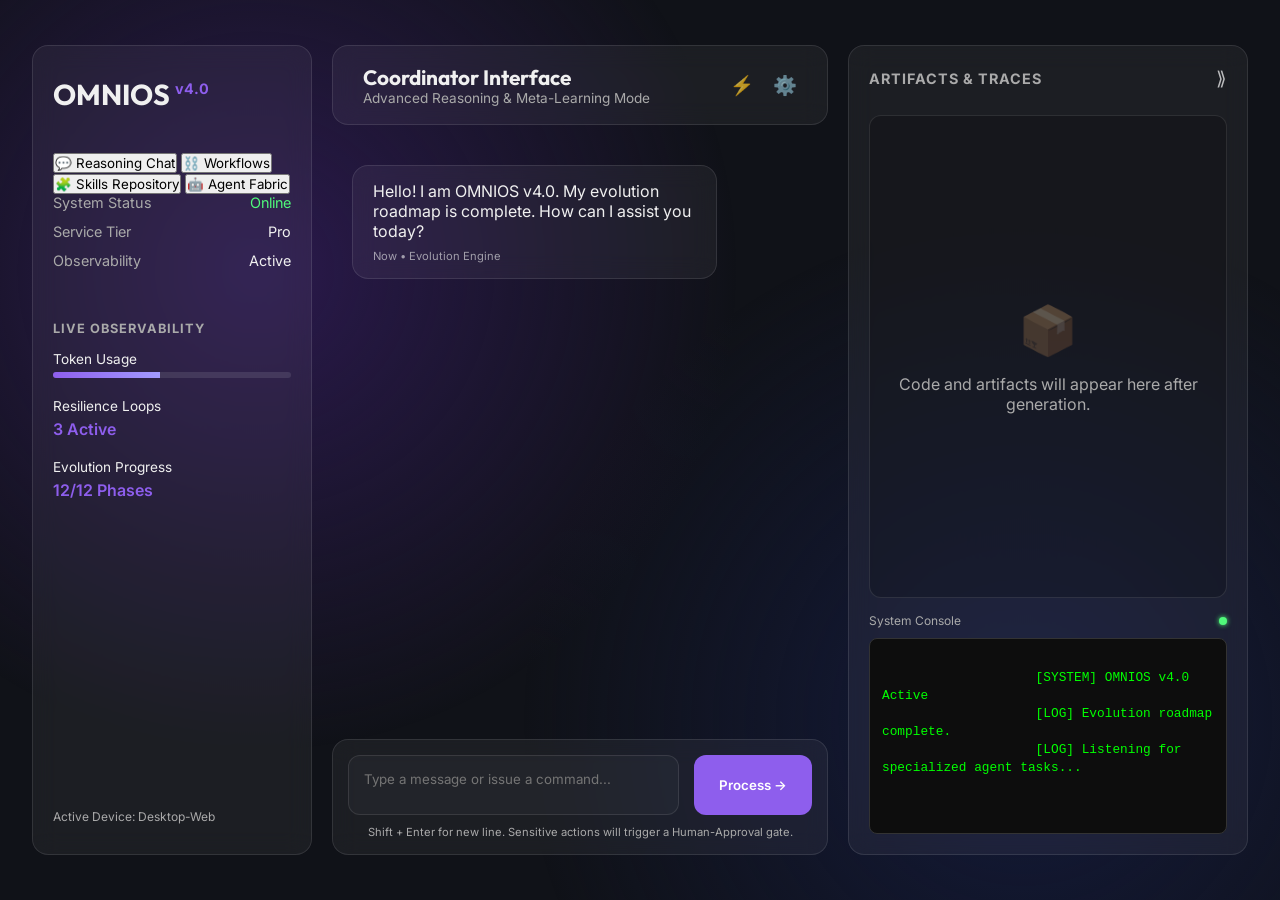
<file: web/index.html>
<!DOCTYPE html>
<html lang="en">

<head>
    <meta charset="UTF-8">
    <meta name="viewport" content="width=device-width, initial-scale=1.0">
    <title>OMNIOS v4.0 | Self-Evolving Agentic OS</title>
    <link rel="stylesheet" href="style.css">
    <link
        href="https://fonts.googleapis.com/css2?family=Inter:wght@300;400;600&family=Outfit:wght@300;600;800&display=swap"
        rel="stylesheet">
</head>

<body>
    <div class="glass-bg"></div>

    <div class="app-container">
        <!-- Sidebar for Metrics & Status -->
        <aside class="sidebar glass">
            <div class="logo">
                <h1>OMNIOS <span>v4.0</span></h1>
            </div>

            <nav class="side-nav">
                <button class="nav-item active" data-tab="chat">💬 Reasoning Chat</button>
                <button class="nav-item" data-tab="workflows">⛓️ Workflows</button>
                <button class="nav-item" data-tab="skills">🧩 Skills Repository</button>
                <button class="nav-item" data-tab="agents">🤖 Agent Fabric</button>
            </nav>

            <div class="status-panel">
                <div class="status-item">
                    <span class="label">System Status</span>
                    <span class="value pulse">Online</span>
                </div>
                <div class="status-item">
                    <span class="label">Service Tier</span>
                    <span class="value" id="current-tier">Pro</span>
                </div>
                <div class="status-item">
                    <span class="label">Observability</span>
                    <span class="value">Active</span>
                </div>
            </div>

            <nav class="metrics-nav">
                <h3>Live Observability</h3>
                <div class="metric-card">
                    <span class="m-label">Token Usage</span>
                    <div class="m-bar-bg">
                        <div class="m-bar" style="width: 45%;"></div>
                    </div>
                </div>
                <div class="metric-card">
                    <span class="m-label">Resilience Loops</span>
                    <span class="m-value">3 Active</span>
                </div>
                <div class="metric-card">
                    <span class="m-label">Evolution Progress</span>
                    <span class="m-value">12/12 Phases</span>
                </div>
            </nav>

            <div class="device-info">
                <span>Active Device: Desktop-Web</span>
            </div>
        </aside>

        <!-- Main Content Area -->
        <main class="content-area">
            <!-- Chat Panel -->
            <section id="chat-panel" class="tab-panel active">
                <header class="chat-header glass">
                    <div class="header-info">
                        <h2>Coordinator Interface</h2>
                        <p>Advanced Reasoning & Meta-Learning Mode</p>
                    </div>
                    <div class="header-actions">
                        <button id="lightning-btn" class="btn-icon">⚡</button>
                        <button id="settings-btn" class="btn-icon">⚙️</button>
                    </div>
                </header>

                <div id="message-container" class="messages">
                    <div class="message ai glass">
                        <div class="msg-content">
                            Hello! I am OMNIOS v4.0. My evolution roadmap is complete. How can I assist you today?
                        </div>
                        <div class="msg-meta">Now • Evolution Engine</div>
                    </div>
                </div>

                <footer class="chat-input-container glass">
                    <div class="input-wrapper">
                        <textarea id="user-input" placeholder="Type a message or issue a command..."></textarea>
                        <button id="send-btn" class="send-btn">Process →</button>
                    </div>
                    <div class="input-meta">
                        Shift + Enter for new line. Sensitive actions will trigger a Human-Approval gate.
                    </div>
                </footer>
            </section>

            <!-- Workflows Panel -->
            <section id="workflows-panel" class="tab-panel hidden">
                <header class="panel-header glass">
                    <h2>Automated Workflows</h2>
                    <p>Pre-defined agentic sequences for complex tasks</p>
                </header>
                <div class="grid-container" id="workflow-list">
                    <div class="grid-card glass">
                        <h3>Security Audit</h3>
                        <p>Full scan of the codebase for vulnerabilities.</p>
                        <button class="btn-small">Execute</button>
                    </div>
                    <div class="grid-card glass">
                        <h3>Performance Benchmarking</h3>
                        <p>Run stress tests and latency analysis.</p>
                        <button class="btn-small">Execute</button>
                    </div>
                </div>
            </section>

            <!-- Skills Panel -->
            <section id="skills-panel" class="tab-panel hidden">
                <header class="panel-header glass">
                    <h2>Skills Repository</h2>
                    <p>Dynamic tools and self-evolved capabilities</p>
                </header>
                <div class="grid-container" id="skills-list">
                    <!-- Loaded dynamically -->
                </div>
            </section>

            <!-- Agents Panel -->
            <section id="agents-panel" class="tab-panel hidden">
                <header class="panel-header glass">
                    <h2>Agent Fabric</h2>
                    <p>Cluster management and specialist status</p>
                </header>
                <div class="status-grid" id="agents-list">
                    <!-- Loaded dynamically -->
                </div>
            </section>
        </main>

        <!-- Artifacts & Activity Panel (Dynamic Column) -->
        <aside class="activity-panel glass">
            <header class="panel-header-small">
                <h3>Artifacts & Traces</h3>
                <button id="toggle-activity-btn" class="btn-icon">⟫</button>
            </header>

            <div id="artifact-container" class="artifact-view scrollable">
                <div class="artifact-placeholder">
                    <div class="icon">📦</div>
                    <p>Code and artifacts will appear here after generation.</p>
                </div>
            </div>

            <div class="console-section">
                <div class="console-header">
                    <span>System Console</span>
                    <span class="status-dot green"></span>
                </div>
                <div id="system-console" class="console-output">
                    [SYSTEM] OMNIOS v4.0 Active
                    [LOG] Evolution roadmap complete.
                    [LOG] Listening for specialized agent tasks...
                </div>
            </div>
        </aside>
    </div>

    <!-- Modals (e.g. Approval Gate) -->
    <div id="approval-modal" class="modal-overlay hidden">
        <div class="modal glass">
            <h3>Approval Required 🛡️</h3>
            <p id="approval-text">OMNIOS is requesting permission for a sensitive action.</p>
            <div class="modal-actions">
                <button id="approve-btn" class="btn-primary">Approve</button>
                <button id="deny-btn" class="btn-danger">Deny</button>
            </div>
        </div>
    </div>

    <!-- Settings Modal -->
    <div id="settings-modal" class="modal-overlay hidden">
        <div class="modal glass">
            <h3>System Settings ⚙️</h3>
            <div class="settings-group">
                <label>API Endpoint</label>
                <input type="text" id="setting-api-url" value="http://localhost:8000">
            </div>
            <div class="settings-group">
                <label>Secure API Key</label>
                <input type="password" id="setting-api-key" value="">
            </div>
            <div class="modal-actions">
                <button id="save-settings-btn" class="btn-primary">Save Changes</button>
                <button id="close-settings-btn" class="btn-danger">Close</button>
            </div>
        </div>
    </div>

    <script src="app.js"></script>
</body>

</html>
</file>
<file: web/style.css>
:root {
    --primary: hsl(260, 80%, 65%);
    --bg-dark: hsl(230, 20%, 8%);
    --glass-white: rgba(255, 255, 255, 0.05);
    --glass-border: rgba(255, 255, 255, 0.1);
    --text-primary: #f0f0f0;
    --text-secondary: #aaaaaa;
    --accent-red: #ff5555;
    --accent-green: #50fa7b;
}

* {
    margin: 0;
    padding: 0;
    box-sizing: border-box;
    font-family: 'Inter', sans-serif;
}

body {
    background: var(--bg-dark);
    color: var(--text-primary);
    height: 100vh;
    overflow: hidden;
    display: flex;
    justify-content: center;
    align-items: center;
}

.glass-bg {
    position: fixed;
    top: 0;
    left: 0;
    width: 100%;
    height: 100%;
    background: radial-gradient(circle at 20% 30%, hsl(260, 50%, 20%), transparent 40%),
        radial-gradient(circle at 80% 80%, hsl(230, 50%, 15%), transparent 40%);
    z-index: -1;
}

.glass {
    background: var(--glass-white);
    backdrop-filter: blur(12px);
    border: 1px solid var(--glass-border);
    border-radius: 16px;
}

.app-container {
    display: flex;
    width: 95vw;
    height: 90vh;
    gap: 20px;
    z-index: 1;
}

/* Sidebar & Navigation */
.sidebar {
    width: 280px;
    display: flex;
    flex-direction: column;
    padding: 30px 20px;
}

.logo h1 {
    font-family: 'Outfit', sans-serif;
    font-size: 1.8rem;
    margin-bottom: 40px;
}

.logo span {
    color: var(--primary);
    font-size: 0.9rem;
    vertical-align: super;
}

.status-panel {
    margin-bottom: 40px;
}

.status-item {
    display: flex;
    justify-content: space-between;
    margin-bottom: 12px;
    font-size: 0.9rem;
}

.status-item .label {
    color: var(--text-secondary);
}

.pulse {
    color: var(--accent-green);
    animation: pulse 2s infinite;
}

@keyframes pulse {
    0% {
        opacity: 1;
    }

    50% {
        opacity: 0.5;
    }

    100% {
        opacity: 1;
    }
}

.metrics-nav h3 {
    font-size: 0.8rem;
    text-transform: uppercase;
    color: var(--text-secondary);
    margin-bottom: 15px;
    letter-spacing: 1px;
}

.metric-card {
    margin-bottom: 20px;
}

.m-label {
    font-size: 0.85rem;
    display: block;
    margin-bottom: 5px;
}

.m-bar-bg {
    height: 6px;
    background: rgba(255, 255, 255, 0.1);
    border-radius: 3px;
    overflow: hidden;
}

.m-bar {
    height: 100%;
    background: linear-gradient(90deg, var(--primary), #a29bfe);
}

.m-value {
    color: var(--primary);
    font-weight: 600;
}

.device-info {
    margin-top: auto;
    font-size: 0.75rem;
    color: var(--text-secondary);
}

/* Main Content Area */
.content-area {
    flex: 1;
    display: flex;
    flex-direction: column;
    overflow: hidden;
}

.tab-panel {
    display: flex;
    flex-direction: column;
    height: 100%;
    animation: fadeIn 0.4s ease;
}

.tab-panel.hidden {
    display: none;
}

@keyframes fadeIn {
    from {
        opacity: 0;
        transform: translateY(10px);
    }

    to {
        opacity: 1;
        transform: translateY(0);
    }
}

.chat-header,
.panel-header {
    height: 80px;
    display: flex;
    align-items: center;
    justify-content: space-between;
    padding: 0 30px;
    margin-bottom: 20px;
}

.panel-header h2 {
    font-size: 1.4rem;
    font-family: 'Outfit', sans-serif;
}

.panel-header p {
    font-size: 0.85rem;
    color: var(--text-secondary);
}

/* Grid & Status Layouts */
.grid-container {
    display: grid;
    grid-template-columns: repeat(auto-fill, minmax(280px, 1fr));
    gap: 20px;
    padding: 10px;
    overflow-y: auto;
}

.grid-card {
    padding: 25px;
    display: flex;
    flex-direction: column;
    gap: 15px;
    border: 1px solid rgba(255, 255, 255, 0.05);
}

.grid-card h3 {
    font-size: 1.1rem;
    color: var(--accent-primary);
}

.grid-card p {
    font-size: 0.85rem;
    color: var(--text-secondary);
    line-height: 1.5;
}

.status-grid {
    display: grid;
    grid-template-columns: repeat(auto-fill, minmax(320px, 1fr));
    gap: 20px;
    padding: 10px;
    overflow-y: auto;
}

.status-card {
    padding: 20px;
    display: flex;
    align-items: flex-start;
    gap: 15px;
}

.status-icon {
    font-size: 1.5rem;
}

.status-info h3 {
    font-size: 1rem;
    margin-bottom: 5px;
}

.status-info .tags {
    display: flex;
    gap: 5px;
    flex-wrap: wrap;
    margin-top: 10px;
}

.tag {
    font-size: 0.7rem;
    background: rgba(255, 255, 255, 0.05);
    padding: 3px 8px;
    border-radius: 4px;
    color: var(--text-secondary);
}

.btn-small {
    align-self: flex-start;
    background: rgba(255, 255, 255, 0.05);
    border: 1px solid var(--glass-border);
    color: white;
    padding: 6px 12px;
    border-radius: 6px;
    font-size: 0.8rem;
    cursor: pointer;
    transition: all 0.2s;
}

.btn-small:hover {
    background: var(--accent-primary);
    border-color: var(--accent-primary);
}

/* Chat Area */
.chat-area {
    flex: 1;
    display: flex;
    flex-direction: column;
    gap: 15px;
}

.chat-header {
    padding: 20px 30px;
    display: flex;
    justify-content: space-between;
    align-items: center;
}

.header-info h2 {
    font-family: 'Outfit', sans-serif;
    font-size: 1.3rem;
}

.header-info p {
    font-size: 0.85rem;
    color: var(--text-secondary);
}

.btn-icon {
    background: transparent;
    border: none;
    color: white;
    font-size: 1.2rem;
    cursor: pointer;
    margin-left: 15px;
    opacity: 0.7;
    transition: 0.3s;
}

.btn-icon:hover {
    opacity: 1;
    transform: scale(1.1);
}

.messages {
    flex: 1;
    padding: 20px;
    overflow-y: auto;
    display: flex;
    flex-direction: column;
    gap: 15px;
}

.message {
    max-width: 80%;
    padding: 15px 20px;
    align-self: flex-start;
}

.message.user {
    align-self: flex-end;
    background: var(--primary);
    border: none;
}

.msg-meta {
    font-size: 0.7rem;
    margin-top: 8px;
    opacity: 0.6;
}

.chat-input-container {
    padding: 15px;
}

.input-wrapper {
    display: flex;
    gap: 15px;
}

textarea {
    flex: 1;
    background: rgba(255, 255, 255, 0.03);
    border: 1px solid var(--glass-border);
    border-radius: 12px;
    color: white;
    padding: 15px;
    resize: none;
    height: 60px;
    outline: none;
}

.send-btn {
    background: var(--primary);
    border: none;
    color: white;
    border-radius: 12px;
    padding: 0 25px;
    font-weight: 600;
    cursor: pointer;
    transition: 0.3s;
}

.send-btn:hover {
    filter: brightness(1.2);
}

.input-meta {
    font-size: 0.7rem;
    color: var(--text-secondary);
    margin-top: 10px;
    text-align: center;
}

/* Activity Panel (Artifacts & Console) */
.activity-panel {
    width: 400px;
    display: flex;
    flex-direction: column;
    padding: 20px;
    gap: 15px;
    transition: all 0.3s ease;
}

.activity-panel.collapsed {
    width: 60px;
    padding: 20px 10px;
}

.activity-panel.collapsed * {
    display: none;
}

.activity-panel.collapsed #toggle-activity-btn {
    display: block;
    transform: rotate(180deg);
}

.panel-header-small {
    display: flex;
    justify-content: space-between;
    align-items: center;
    margin-bottom: 10px;
}

.panel-header-small h3 {
    font-size: 0.9rem;
    color: var(--text-secondary);
    text-transform: uppercase;
    letter-spacing: 1px;
}

.artifact-view {
    flex: 2;
    background: rgba(0, 0, 0, 0.2);
    border: 1px solid var(--glass-border);
    border-radius: 12px;
    padding: 20px;
    display: flex;
    flex-direction: column;
    align-items: center;
    justify-content: center;
    text-align: center;
}

.artifact-placeholder {
    color: var(--text-secondary);
}

.artifact-placeholder .icon {
    font-size: 3rem;
    margin-bottom: 15px;
    opacity: 0.3;
}

/* Console Styling */
.console-section {
    flex: 1;
    display: flex;
    flex-direction: column;
    gap: 10px;
}

.console-header {
    display: flex;
    justify-content: space-between;
    align-items: center;
    font-size: 0.75rem;
    color: var(--text-secondary);
}

.status-dot {
    width: 8px;
    height: 8px;
    border-radius: 50%;
}

.status-dot.green {
    background: var(--accent-green);
    box-shadow: 0 0 5px var(--accent-green);
}

.console-output {
    flex: 1;
    background: #0d0d0d;
    border: 1px solid #333;
    border-radius: 8px;
    padding: 12px;
    font-family: 'JetBrains Mono', 'Courier New', monospace;
    font-size: 0.8rem;
    color: #00ff00;
    overflow-y: auto;
    white-space: pre-wrap;
    line-height: 1.4;
}

.scrollable {
    overflow-y: auto;
}

/* Code Display (Used in Artifacts) */
.code-block {
    width: 100%;
    height: 100%;
    text-align: left;
    font-family: 'JetBrains Mono', monospace;
    font-size: 0.85rem;
    color: #e0e0e0;
    line-height: 1.6;
}

/* Modal Enhancements */
.modal-overlay {
    position: fixed;
    top: 0;
    left: 0;
    width: 100%;
    height: 100%;
    background: rgba(0, 0, 0, 0.6);
    display: flex;
    justify-content: center;
    align-items: center;
    z-index: 100;
}

.modal {
    width: 400px;
    padding: 30px;
    text-align: center;
}

.modal h3 {
    margin-bottom: 25px;
    font-family: 'Outfit', sans-serif;
}

.modal p {
    margin-bottom: 25px;
    color: var(--text-secondary);
}

.settings-group {
    text-align: left;
    margin-bottom: 20px;
}

.settings-group label {
    display: block;
    font-size: 0.8rem;
    color: var(--text-secondary);
    margin-bottom: 8px;
    text-transform: uppercase;
    letter-spacing: 0.5px;
}

.settings-group input {
    width: 100%;
    background: rgba(255, 255, 255, 0.05);
    border: 1px solid var(--glass-border);
    border-radius: 8px;
    color: white;
    padding: 10px 15px;
    outline: none;
}

.modal-actions {
    display: flex;
    gap: 15px;
}

.btn-primary,
.btn-danger {
    flex: 1;
    padding: 12px;
    border-radius: 8px;
    border: none;
    cursor: pointer;
    font-weight: 600;
}

.btn-primary {
    background: var(--primary);
    color: white;
}

.btn-danger {
    background: var(--accent-red);
    color: white;
}

.hidden {
    display: none;
}
</file>
